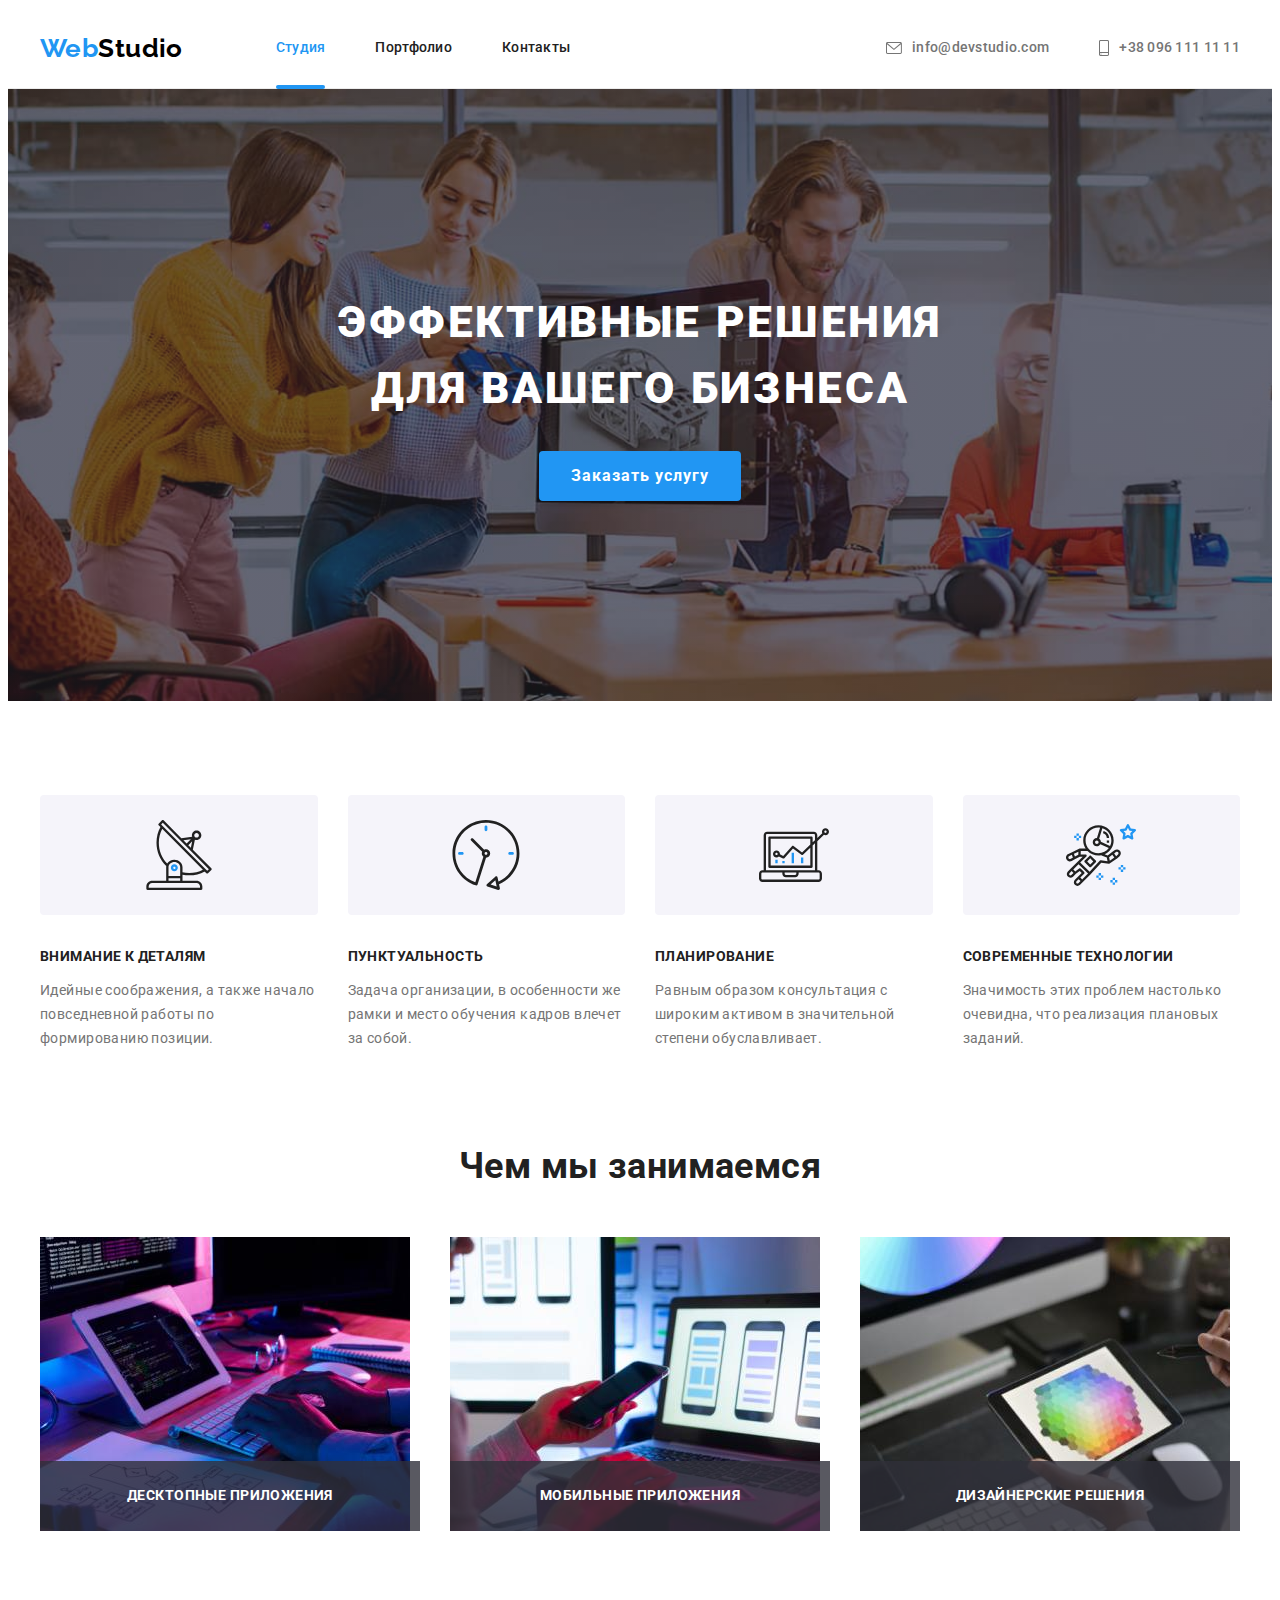
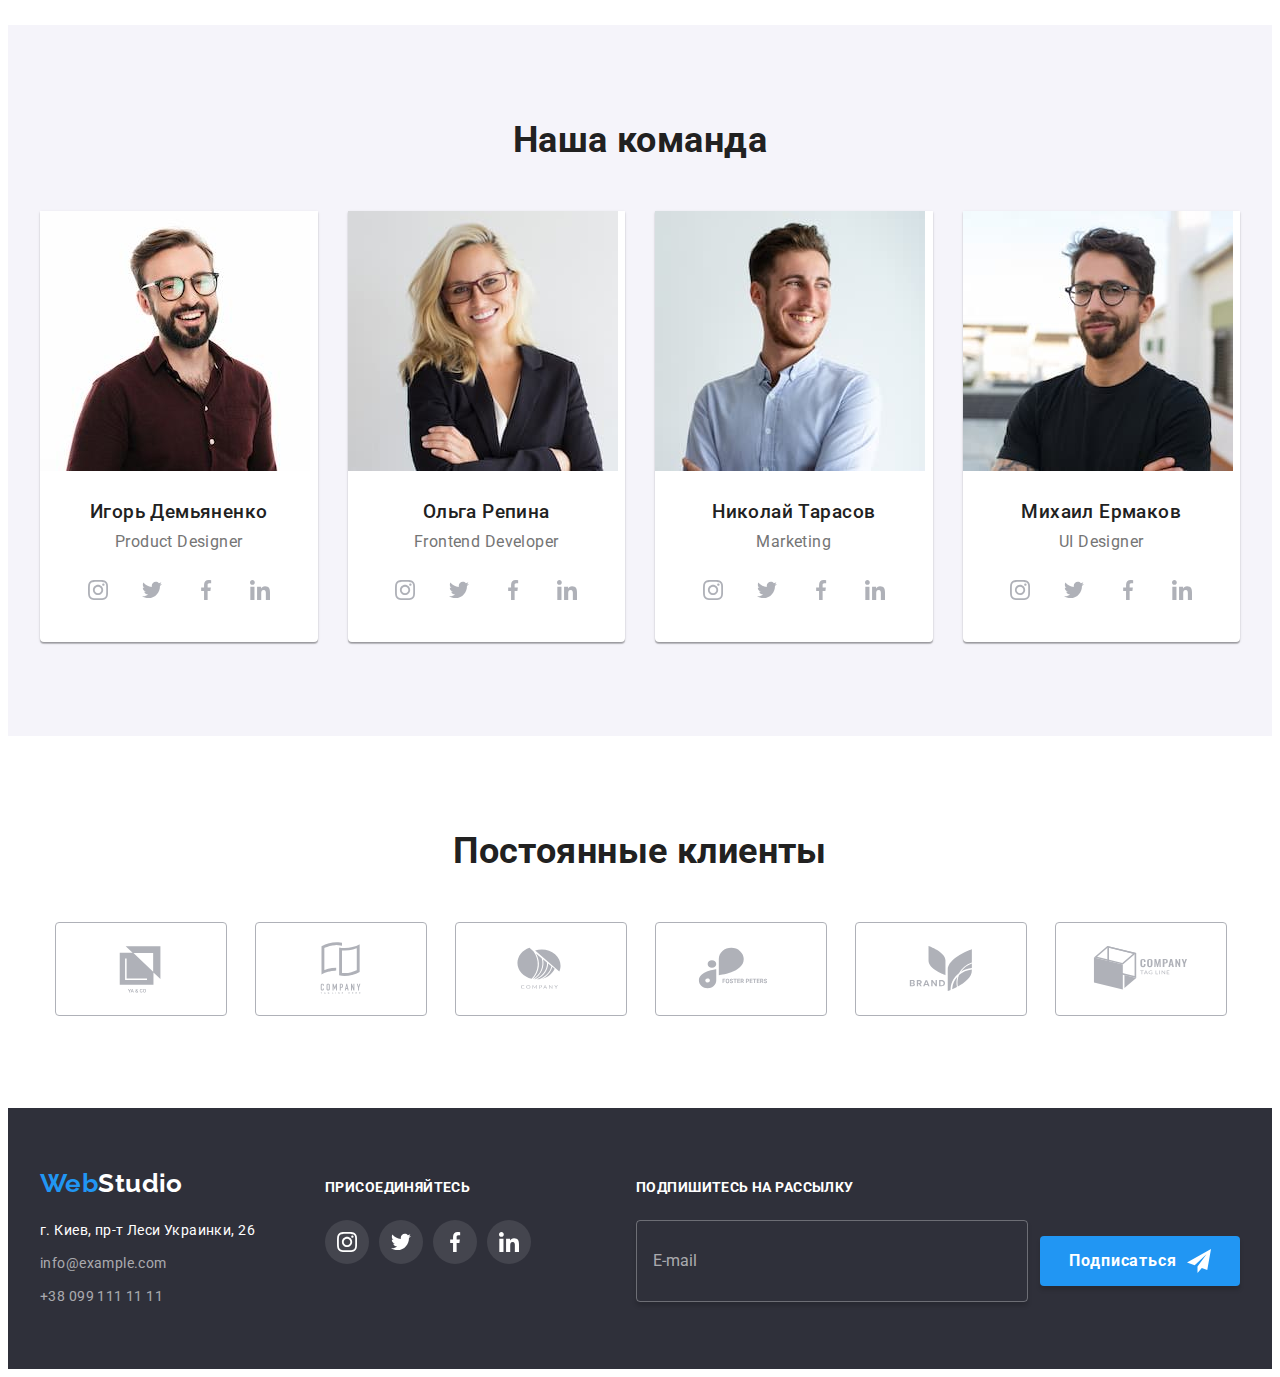
<file: index.html>
<!DOCTYPE html>
<html lang="ru">
  <head>
    <meta charset="UTF-8" />
    <meta http-equiv="X-UA-Compatible" content="IE=edge" />
    <meta name="viewport" content="width=device-width, initial-scale=1.0" />
    <title>Студия_ВМ</title>

    <link rel="preconnect" href="https://fonts.googleapis.com" />
    <link rel="preconnect" href="https://fonts.gstatic.com" crossorigin />
    <link
      href="https://fonts.googleapis.com/css2?family=Raleway:wght@700&family=Roboto:wght@400;500;700;900&display=swap"
      rel="stylesheet"
    />

    <link
      rel="stylesheet"
      href="https://cdnjs.cloudflare.com/ajax/libs/modern-normalize/1.1.0/modern-normalize.min.css"
      integrity="sha512-wpPYUAdjBVSE4KJnH1VR1HeZfpl1ub8YT/NKx4PuQ5NmX2tKuGu6U/JRp5y+Y8XG2tV+wKQpNHVUX03MfMFn9Q=="
      crossorigin="anonymous"
      referrerpolicy="no-referrer"
    />

    <link rel="stylesheet" href="./css/main.min.css" />
  </head>
  <body>
    <header class="header">
      <div class="container header__container">
        <a href="./index.html" class="logo">Web<span class="logo__accent-header">Studio</span></a>
        <nav>
          <ul class="nav">
            <li class="nav__item">
              <a href="./index.html" class="nav__link nav__link--current">Студия</a>
            </li>
            <li class="nav__item">
              <a href="./portfolio.html" class="nav__link">Портфолио</a>
            </li>
            <li class="nav__item">
              <a href="" class="nav__link">Контакты</a>
            </li>
          </ul>
        </nav>
        <ul class="header-contacts">
          <li class="header-contacts__item">
            <a href="mailto:info@devstudio.com" class="header-contacts__link">
              <svg class="header-contacts__icon" width="16px" height="12px">
                <use href="./img/icons.svg#envelope"></use>
              </svg>
              info@devstudio.com</a
            >
          </li>
          <li class="header-contacts__item">
            <a href="tel:+380961111111" class="header-contacts__link">
              <svg class="header-contacts__icon" width="10px" height="16px">
                <use href="./img/icons.svg#smartphone"></use>
              </svg>
              +38 096 111 11 11</a
            >
          </li>
        </ul>
      </div>
    </header>
    <main>
      <!-- hero -->
      <section class="hero">
        <div class="container">
          <h1 class="hero__title">Эффективные решения для вашего бизнеса</h1>
          <button class="button hero__button" type="button" data-modal-open>Заказать услугу</button>
        </div>
      </section>
      <!-- benefits -->
      <section class="section">
        <div class="container">
          <h2 class="visually-hidden">Наши преимущества</h2>
          <ul class="benefits">
            <li class="benefits__item">
              <div class="benefits__container">
                <svg class="benefits__icon">
                  <use href="./img/icons.svg#antenna"></use>
                </svg>
              </div>
              <h3 class="benefits__title">Внимание к деталям</h3>
              <p class="benefits__text">
                Идейные соображения, а также начало повседневной работы по формированию позиции.
              </p>
            </li>
            <li class="benefits__item">
              <div class="benefits__container">
                <svg class="benefits__icon">
                  <use href="./img/icons.svg#clock"></use>
                </svg>
              </div>
              <h3 class="benefits__title">Пунктуальность</h3>
              <p class="benefits__text">
                Задача организации, в особенности же рамки и место обучения кадров влечет за собой.
              </p>
            </li>
            <li class="benefits__item">
              <div class="benefits__container">
                <svg class="benefits__icon">
                  <use href="./img/icons.svg#diagram"></use>
                </svg>
              </div>
              <h3 class="benefits__title">Планирование</h3>
              <p class="benefits__text">
                Равным образом консультация с широким активом в значительной степени обуславливает.
              </p>
            </li>
            <li class="benefits__item">
              <div class="benefits__container">
                <svg class="benefits__icon">
                  <use href="./img/icons.svg#astronaut"></use>
                </svg>
              </div>
              <h3 class="benefits__title">Современные технологии</h3>
              <p class="benefits__text">
                Значимость этих проблем настолько очевидна, что реализация плановых заданий.
              </p>
            </li>
          </ul>
        </div>
      </section>
      <!-- doing -->
      <section class="section section--doing-padding">
        <div class="container">
          <h2 class="section__title">Чем мы занимаемся</h2>
          <ul class="doing">
            <li class="doing__item">
              <img src="./img/keyboard.jpg" alt="верстаем сайт" width="370" height="294" />
              <div class="doing__label">
                <p class="doing__text">Десктопные приложения</p>
              </div>
            </li>
            <li class="doing__item">
              <img
                src="./img/smartphone.jpg"
                alt="оптимизируем под мобильные устройства"
                width="370"
                height="294"
              />
              <div class="doing__label">
                <p class="doing__text">Мобильные приложения</p>
              </div>
            </li>
            <li class="doing__item">
              <img
                src="./img/tablet.jpg"
                alt="красочно наполняем контент"
                width="370"
                height="294"
              />
              <div class="doing__label">
                <p class="doing__text">Дизайнерские решения</p>
              </div>
            </li>
          </ul>
        </div>
      </section>
      <!-- team -->
      <section class="section section--team-background">
        <div class="container">
          <h2 class="section__title">Наша команда</h2>
          <ul class="team">
            <li class="team__item">
              <img
                src="./img/igor_demjanenko.jpg"
                alt="фото Игоря Демьяненко"
                width="270"
                height="260"
              />
              <div class="team__conteiner">
                <h3 class="team__title">Игорь Демьяненко</h3>
                <p class="team__text">Product Designer</p>
                <ul class="social">
                  <li class="social__item">
                    <a href="" target="_blank" rel="noreferrer noopener" class="social__link">
                      <svg class="social__social-icon" width="20px" height="20px">
                        <use href="./img/icons.svg#instagram"></use>
                      </svg>
                    </a>
                  </li>
                  <li class="social__item">
                    <a href="" target="_blank" rel="noreferrer noopener" class="social__link">
                      <svg class="social__social-icon" width="20px" height="20px">
                        <use href="./img/icons.svg#twitter"></use>
                      </svg>
                    </a>
                  </li>
                  <li class="social__item">
                    <a href="" target="_blank" rel="noreferrer noopener" class="social__link">
                      <svg class="social__social-icon" width="20px" height="20px">
                        <use href="./img/icons.svg#facebook"></use>
                      </svg>
                    </a>
                  </li>
                  <li class="social__item">
                    <a href="" target="_blank" rel="noreferrer noopener" class="social__link">
                      <svg class="social__social-icon" width="20px" height="20px">
                        <use href="./img/icons.svg#linkedin"></use>
                      </svg>
                    </a>
                  </li>
                </ul>
              </div>
            </li>
            <li class="team__item">
              <img src="./img/olga_repina.jpg" alt="фото Ольга Репина" width="270" height="260" />
              <div class="team__conteiner">
                <h3 class="team__title">Ольга Репина</h3>
                <p class="team__text">Frontend Developer</p>
                <ul class="social">
                  <li class="social__item">
                    <a href="" target="_blank" rel="noreferrer noopener" class="social__link">
                      <svg class="social__social-icon" width="20px" height="20px">
                        <use href="./img/icons.svg#instagram"></use>
                      </svg>
                    </a>
                  </li>
                  <li class="social__item">
                    <a href="" target="_blank" rel="noreferrer noopener" class="social__link">
                      <svg class="social__social-icon" width="20px" height="20px">
                        <use href="./img/icons.svg#twitter"></use>
                      </svg>
                    </a>
                  </li>
                  <li class="social__item">
                    <a href="" target="_blank" rel="noreferrer noopener" class="social__link">
                      <svg class="social__social-icon" width="20px" height="20px">
                        <use href="./img/icons.svg#facebook"></use>
                      </svg>
                    </a>
                  </li>
                  <li class="social__item">
                    <a href="" target="_blank" rel="noreferrer noopener" class="social__link">
                      <svg class="social__social-icon" width="20px" height="20px">
                        <use href="./img/icons.svg#linkedin"></use>
                      </svg>
                    </a>
                  </li>
                </ul>
              </div>
            </li>
            <li class="team__item">
              <img
                src="./img/nikolaj_tarasov.jpg"
                alt="фото Николай Тарасов"
                width="270"
                height="260"
              />
              <div class="team__conteiner">
                <h3 class="team__title">Николай Тарасов</h3>
                <p class="team__text">Marketing</p>
                <ul class="social">
                  <li class="social__item">
                    <a href="" target="_blank" rel="noreferrer noopener" class="social__link">
                      <svg class="social__social-icon" width="20px" height="20px">
                        <use href="./img/icons.svg#instagram"></use>
                      </svg>
                    </a>
                  </li>
                  <li class="social__item">
                    <a href="" target="_blank" rel="noreferrer noopener" class="social__link">
                      <svg class="social__social-icon" width="20px" height="20px">
                        <use href="./img/icons.svg#twitter"></use>
                      </svg>
                    </a>
                  </li>
                  <li class="social__item">
                    <a href="" target="_blank" rel="noreferrer noopener" class="social__link">
                      <svg class="social__social-icon" width="20px" height="20px">
                        <use href="./img/icons.svg#facebook"></use>
                      </svg>
                    </a>
                  </li>
                  <li class="social__item">
                    <a href="" target="_blank" rel="noreferrer noopener" class="social__link">
                      <svg class="social__social-icon" width="20px" height="20px">
                        <use href="./img/icons.svg#linkedin"></use>
                      </svg>
                    </a>
                  </li>
                </ul>
              </div>
            </li>
            <li class="team__item">
              <img
                src="./img/mihail_ermak.jpg"
                alt="фото Михаил Ермаков"
                width="270"
                height="260"
              />
              <div class="team__conteiner">
                <h3 class="team__title">Михаил Ермаков</h3>
                <p class="team__text">UI Designer</p>
                <ul class="social">
                  <li class="social__item">
                    <a href="" target="_blank" rel="noreferrer noopener" class="social__link">
                      <svg class="social__social-icon" width="20px" height="20px">
                        <use href="./img/icons.svg#instagram"></use>
                      </svg>
                    </a>
                  </li>
                  <li class="social__item">
                    <a href="" target="_blank" rel="noreferrer noopener" class="social__link">
                      <svg class="social__social-icon" width="20px" height="20px">
                        <use href="./img/icons.svg#twitter"></use>
                      </svg>
                    </a>
                  </li>
                  <li class="social__item">
                    <a href="" target="_blank" rel="noreferrer noopener" class="social__link">
                      <svg class="social__social-icon" width="20px" height="20px">
                        <use href="./img/icons.svg#facebook"></use>
                      </svg>
                    </a>
                  </li>
                  <li class="social__item">
                    <a href="" target="_blank" rel="noreferrer noopener" class="social__link">
                      <svg class="social__social-icon" width="20px" height="20px">
                        <use href="./img/icons.svg#linkedin"></use>
                      </svg>
                    </a>
                  </li>
                </ul>
              </div>
            </li>
          </ul>
        </div>
      </section>
      <!-- clients -->
      <section class="section">
        <div class="container">
          <h2 class="section__title">Постоянные клиенты</h2>
          <ul class="clients">
            <li class="clients__item">
              <a href="" target="_blank" rel="noreferrer noopener" class="clients__link">
                <svg class="clients__icon" width="106px" height="60px">
                  <use href="./img/icons.svg#logo-ya-co"></use>
                </svg>
              </a>
            </li>
            <li class="clients__item">
              <a href="" target="_blank" rel="noreferrer noopener" class="clients__link">
                <svg class="clients__icon" width="106px" height="60px">
                  <use href="./img/icons.svg#logo-company-here"></use>
                </svg>
              </a>
            </li>
            <li class="clients__item">
              <a href="" target="_blank" rel="noreferrer noopener" class="clients__link">
                <svg class="clients__icon" width="106px" height="60px">
                  <use href="./img/icons.svg#logo-company"></use>
                </svg>
              </a>
            </li>
            <li class="clients__item">
              <a href="" target="_blank" rel="noreferrer noopener" class="clients__link">
                <svg class="clients__icon" width="106px" height="60px">
                  <use href="./img/icons.svg#logo-foster-peters"></use>
                </svg>
              </a>
            </li>
            <li class="clients__item">
              <a href="" target="_blank" rel="noreferrer noopener" class="clients__link">
                <svg class="clients__icon" width="106px" height="60px">
                  <use href="./img/icons.svg#logo-brand"></use>
                </svg>
              </a>
            </li>
            <li class="clients__item">
              <a href="" target="_blank" rel="noreferrer noopener" class="clients__link">
                <svg class="clients__icon" width="106px" height="60px">
                  <use href="./img/icons.svg#company-tag"></use>
                </svg>
              </a>
            </li>
          </ul>
        </div>
      </section>
    </main>
    <footer class="footer">
      <div class="container footer__container">
        <div class="footer__contacts">
          <a href="./index.html" class="logo footer__logo"
            >Web<span class="logo__accent-footer">Studio</span></a
          >
          <address class="address">
            <ul class="contacts-footer">
              <li class="contacts-footer__item">
                <a href="" class="contacts-footer__link-map">г. Киев, пр-т Леси Украинки, 26</a>
              </li>
              <li class="contacts-footer__item">
                <a href="mailto:info@example.com" class="contacts-footer__link-f"
                  >info@example.com</a
                >
              </li>
              <li class="contacts-footer__item">
                <a href="tel:+380961111111" class="contacts-footer__link-f">+38 099 111 11 11</a>
              </li>
            </ul>
          </address>
        </div>
        <div class="footer__join">
          <p class="footer__title">присоединяйтесь</p>
          <ul class="social">
            <li class="social__item">
              <a
                href=""
                target="_blank"
                rel="noreferrer noopener"
                class="social__link social__link--background-footer"
              >
                <svg class="social__social-icon-footer" width="20px" height="20px">
                  <use href="./img/icons.svg#instagram"></use>
                </svg>
              </a>
            </li>
            <li class="social__item">
              <a
                href=""
                target="_blank"
                rel="noreferrer noopener"
                class="social__link social__link--background-footer"
              >
                <svg class="social__social-icon-footer" width="20px" height="20px">
                  <use href="./img/icons.svg#twitter"></use>
                </svg>
              </a>
            </li>
            <li class="social__item">
              <a
                href=""
                target="_blank"
                rel="noreferrer noopener"
                class="social__link social__link--background-footer"
              >
                <svg class="social__social-icon-footer" width="20px" height="20px">
                  <use href="./img/icons.svg#facebook"></use>
                </svg>
              </a>
            </li>
            <li class="social__item">
              <a
                href=""
                target="_blank"
                rel="noreferrer noopener"
                class="social__link social__link--background-footer"
              >
                <svg class="social__social-icon-footer" width="20px" height="20px">
                  <use href="./img/icons.svg#linkedin"></use>
                </svg>
              </a>
            </li>
          </ul>
        </div>

        <div class="footer__subscription">
          <p class="footer__title">Подпишитесь на рассылку</p>
          <form class="footer-form">
            <input
              class="footer-form__input"
              name="email"
              type="email"
              placeholder="E-mail"
              required
            /><button class="button footer-form__btn" type="submit">
              Подписаться
              <svg class="footer-form__icon" width="24px" height="24px">
                <use href="./img/icons.svg#icon-send"></use>
              </svg>
            </button>
          </form>
        </div>
      </div>
    </footer>
    <!-- modal -->
    <div class="backdrop is-hidden" data-modal>
      <div class="modal">
        <button class="modal__btn" data-modal-close>
          <svg class="modal__btn-icon" width="18px" height="18px">
            <use href="./img/icons.svg#close-btn"></use>
          </svg>
        </button>
        <form class="modal-form">
          <p class="modal-form__title">Оставьте свои данные, мы вам перезвоним</p>
          <label class="modal-form__label">
            Имя
            <span class="modal-form__wrapper">
              <input
                class="modal-form__input"
                name="user-name"
                type="text"
                minlength="2"
                pattern="[a-zA-Zа-яёА-ЯЁ]+"
                title="Имя должно содержать символы кириллицы или латиницы"
                required
              />
              <svg class="modal-form__icon" width="18px" height="18px">
                <use href="./img/icons.svg#person-modal"></use>
              </svg>
            </span>
          </label>

          <label class="modal-form__label">
            Телефон
            <span class="modal-form__wrapper">
              <input
                class="modal-form__input"
                name="user-tel"
                type="tel"
                title="063-000-00-00"
                pattern="[0-9]{3}-[0-9]{3}-[0-9]{2}-[0-9]{2}"
                required
              />
              <svg class="modal-form__icon" width="18px" height="18px">
                <use href="./img/icons.svg#phone-modal"></use>
              </svg>
            </span>
          </label>

          <label class="modal-form__label">
            Почта
            <span class="modal-form__wrapper">
              <input class="modal-form__input" name="user-mail" type="email" required />
              <svg class="modal-form__icon" width="18px" height="18px">
                <use href="./img/icons.svg#email-modal"></use>
              </svg>
            </span>
          </label>

          <label class="modal-form__label modal-form--textarea-margin">
            Комментарий
            <textarea
              class="modal-form__textarea"
              name="comment"
              placeholder="Введите текст"
            ></textarea>
          </label>

          <input type="checkbox" id="accept-policy" class="modal-form__checkbox visually-hidden" />

          <label for="accept-policy" class="modal-form__checkbox-label">
            Соглашаюсь с рассылкой и принимаю &nbsp;
            <a href="" class="modal-form__agreement" target="_blank">Условия договора</a>
          </label>

          <button class="button modal-form__btn" type="submit">Отправить</button>
        </form>
      </div>
    </div>

    <script src="./js/modal.js"></script>
  </body>
</html>
</file>
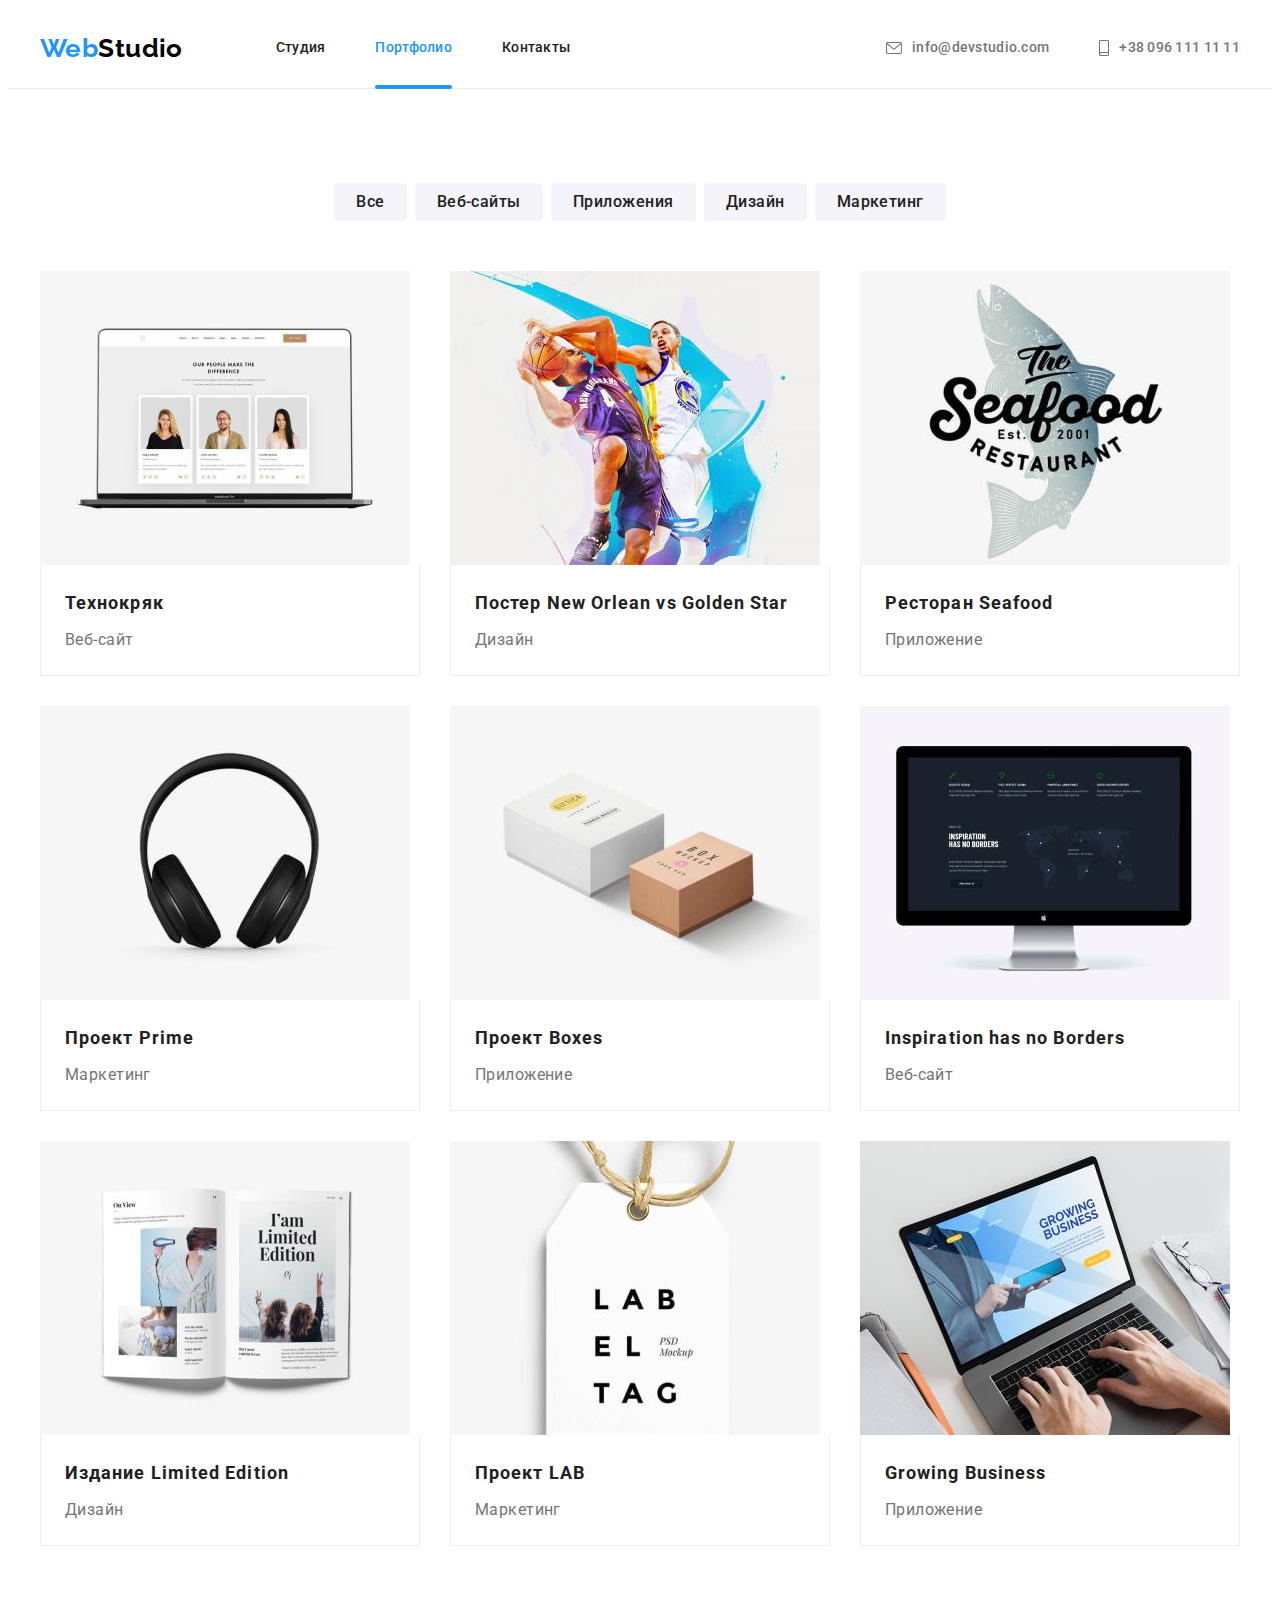
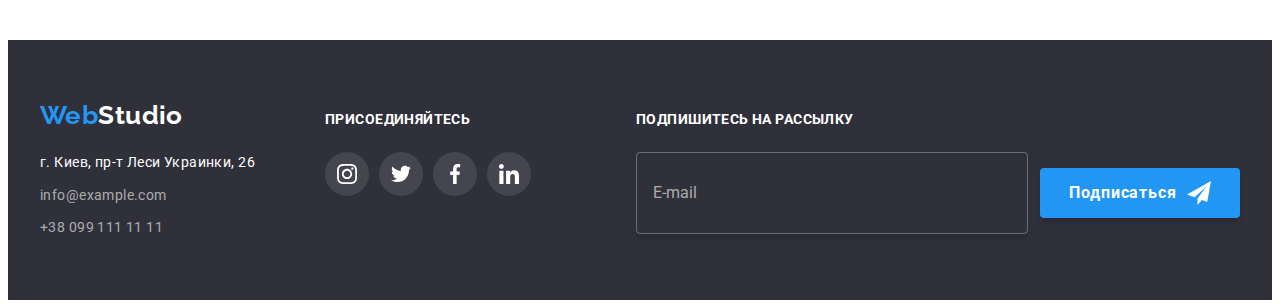
<file: portfolio.html>
<!DOCTYPE html>
<html lang="ru">
  <head>
    <meta charset="UTF-8" />
    <meta http-equiv="X-UA-Compatible" content="IE=edge" />
    <meta name="viewport" content="width=device-width, initial-scale=1.0" />
    <title>Студия_ВМ</title>

    <link rel="preconnect" href="https://fonts.googleapis.com" />
    <link rel="preconnect" href="https://fonts.gstatic.com" crossorigin />
    <link
      href="https://fonts.googleapis.com/css2?family=Raleway:wght@700&family=Roboto:wght@400;500;700;900&display=swap"
      rel="stylesheet"
    />

    <link
      rel="stylesheet"
      href="https://cdnjs.cloudflare.com/ajax/libs/modern-normalize/1.1.0/modern-normalize.min.css"
      integrity="sha512-wpPYUAdjBVSE4KJnH1VR1HeZfpl1ub8YT/NKx4PuQ5NmX2tKuGu6U/JRp5y+Y8XG2tV+wKQpNHVUX03MfMFn9Q=="
      crossorigin="anonymous"
      referrerpolicy="no-referrer"
    />

    <link rel="stylesheet" href="./css/main.min.css" />
  </head>
  <body>
    <header class="header">
      <div class="container header__container">
        <a href="./index.html" class="logo">Web<span class="logo__accent-header">Studio</span></a>
        <nav>
          <ul class="nav">
            <li class="nav__item">
              <a href="./index.html" class="nav__link">Студия</a>
            </li>
            <li class="nav__item">
              <a href="./portfolio.html" class="nav__link nav__link--current">Портфолио</a>
            </li>
            <li class="nav__item">
              <a href="" class="nav__link">Контакты</a>
            </li>
          </ul>
        </nav>
        <ul class="header-contacts">
          <li class="header-contacts__item">
            <a href="mailto:info@devstudio.com" class="header-contacts__link">
              <svg class="header-contacts__icon" width="16px" height="12px">
                <use href="./img/icons.svg#envelope"></use>
              </svg>
              info@devstudio.com</a
            >
          </li>
          <li class="header-contacts__item">
            <a href="tel:+380961111111" class="header-contacts__link">
              <svg class="header-contacts__icon" width="10px" height="16px">
                <use href="./img/icons.svg#smartphone"></use>
              </svg>
              +38 096 111 11 11</a
            >
          </li>
        </ul>
      </div>
    </header>
    <main>
      <section class="section">
        <div class="container">
          <h1 class="visually-hidden">Наши проекты</h1>
          <ul class="filter">
            <li class="filter__item">
              <button class="filter__button" type="button">Все</button>
            </li>
            <li class="filter__item">
              <button class="filter__button" type="button">Веб-сайты</button>
            </li>
            <li class="filter__item">
              <button class="filter__button" type="button">Приложения</button>
            </li>
            <li class="filter__item">
              <button class="filter__button" type="button">Дизайн</button>
            </li>
            <li class="filter__item">
              <button class="filter__button" type="button">Маркетинг</button>
            </li>
          </ul>
          <!-- projects -->
          <ul class="projects">
            <li class="projects__item">
              <a href="" class="projects__link">
                <div class="projects__box">
                  <img
                    src="./img/portfolio/tehnokrak.jpg"
                    alt="Технокряк"
                    width="370"
                    height="294"
                  />
                  <div class="projects__overlay">
                    <p class="projects__overlay-text">
                      Технокряк это современная площадка распространения коронавируса. Компании
                      используют эту платформу для цифрового шпионажа и атак на защищённые сервера
                      конкурентов.
                    </p>
                  </div>
                </div>
                <div class="projects__container">
                  <h2 class="projects__title">Технокряк</h2>
                  <p class="projects__text">Веб-сайт</p>
                </div>
              </a>
            </li>
            <li class="projects__item">
              <a href="" class="projects__link">
                <div class="projects__box">
                  <img
                    src="./img/portfolio/poster-new-orlean.jpg"
                    alt="Постер"
                    width="370"
                    height="294"
                  />
                  <div class="projects__overlay">
                    <p class="projects__overlay-text">
                      Технокряк это современная площадка распространения коронавируса. Компании
                      используют эту платформу для цифрового шпионажа и атак на защищённые сервера
                      конкурентов.
                    </p>
                  </div>
                </div>
                <div class="projects__container">
                  <h2 class="projects__title">Постер New Orlean vs Golden Star</h2>
                  <p class="projects__text">Дизайн</p>
                </div>
              </a>
            </li>
            <li class="projects__item">
              <a href="" class="projects__link">
                <div class="projects__box">
                  <img
                    src="./img/portfolio/restoran-seafood.jpg"
                    alt="Ресторан"
                    width="370"
                    height="294"
                  />
                  <div class="projects__overlay">
                    <p class="projects__overlay-text">
                      Технокряк это современная площадка распространения коронавируса. Компании
                      используют эту платформу для цифрового шпионажа и атак на защищённые сервера
                      конкурентов.
                    </p>
                  </div>
                </div>
                <div class="projects__container">
                  <h2 class="projects__title">Ресторан Seafood</h2>
                  <p class="projects__text">Приложение</p>
                </div>
              </a>
            </li>
            <li class="projects__item">
              <a href="" class="projects__link">
                <div class="projects__box">
                  <img
                    src="./img/portfolio/project-prime.jpg"
                    alt="Наушники"
                    width="370"
                    height="294"
                  />
                  <div class="projects__overlay">
                    <p class="projects__overlay-text">
                      Технокряк это современная площадка распространения коронавируса. Компании
                      используют эту платформу для цифрового шпионажа и атак на защищённые сервера
                      конкурентов.
                    </p>
                  </div>
                </div>
                <div class="projects__container">
                  <h2 class="projects__title">Проект Prime</h2>
                  <p class="projects__text">Маркетинг</p>
                </div>
              </a>
            </li>
            <li class="projects__item">
              <a href="" class="projects__link">
                <div class="projects__box">
                  <img
                    src="./img/portfolio/project-boxes.jpg"
                    alt="Коробки"
                    width="370"
                    height="294"
                  />
                  <div class="projects__overlay">
                    <p class="projects__overlay-text">
                      Технокряк это современная площадка распространения коронавируса. Компании
                      используют эту платформу для цифрового шпионажа и атак на защищённые сервера
                      конкурентов.
                    </p>
                  </div>
                </div>
                <div class="projects__container">
                  <h2 class="projects__title">Проект Boxes</h2>
                  <p class="projects__text">Приложение</p>
                </div>
              </a>
            </li>
            <li class="projects__item">
              <a href="" class="projects__link">
                <div class="projects__box">
                  <img
                    src="./img/portfolio/inspiration.jpg"
                    alt="Вдохновения без границ"
                    width="370"
                    height="294"
                  />
                  <div class="projects__overlay">
                    <p class="projects__overlay-text">
                      Технокряк это современная площадка распространения коронавируса. Компании
                      используют эту платформу для цифрового шпионажа и атак на защищённые сервера
                      конкурентов.
                    </p>
                  </div>
                </div>
                <div class="projects__container">
                  <h2 class="projects__title">Inspiration has no Borders</h2>
                  <p class="projects__text">Веб-сайт</p>
                </div>
              </a>
            </li>
            <li class="projects__item">
              <a href="" class="projects__link">
                <div class="projects__box">
                  <img
                    src="./img/portfolio/izdanie-limitet.jpg"
                    alt="Лимитированое издание"
                    width="370"
                    height="294"
                  />
                  <div class="projects__overlay">
                    <p class="projects__overlay-text">
                      Технокряк это современная площадка распространения коронавируса. Компании
                      используют эту платформу для цифрового шпионажа и атак на защищённые сервера
                      конкурентов.
                    </p>
                  </div>
                </div>
                <div class="projects__container">
                  <h2 class="projects__title">Издание Limited Edition</h2>
                  <p class="projects__text">Дизайн</p>
                </div>
              </a>
            </li>
            <li class="projects__item">
              <a href="" class="projects__link">
                <div class="projects__box">
                  <img
                    src="./img/portfolio/project-lab.jpg"
                    alt="Проект Лаб"
                    width="370"
                    height="294"
                  />
                  <div class="projects__overlay">
                    <p class="projects__overlay-text">
                      Технокряк это современная площадка распространения коронавируса. Компании
                      используют эту платформу для цифрового шпионажа и атак на защищённые сервера
                      конкурентов.
                    </p>
                  </div>
                </div>
                <div class="projects__container">
                  <h2 class="projects__title">Проект LAB</h2>
                  <p class="projects__text">Маркетинг</p>
                </div>
              </a>
            </li>
            <li class="projects__item">
              <a href="" class="projects__link">
                <div class="projects__box">
                  <img
                    src="./img/portfolio/growing-business.jpg"
                    alt="Растущий бизнес"
                    width="370"
                    height="294"
                  />
                  <div class="projects__overlay">
                    <p class="projects__overlay-text">
                      Технокряк это современная площадка распространения коронавируса. Компании
                      используют эту платформу для цифрового шпионажа и атак на защищённые сервера
                      конкурентов.
                    </p>
                  </div>
                </div>
                <div class="projects__container">
                  <h2 class="projects__title">Growing Business</h2>
                  <p class="projects__text">Приложение</p>
                </div>
              </a>
            </li>
          </ul>
        </div>
      </section>
    </main>
    <footer class="footer">
      <div class="container footer__container">
        <div class="footer__contacts">
          <a href="./index.html" class="logo footer__logo"
            >Web<span class="logo__accent-footer">Studio</span></a
          >
          <address class="address">
            <ul class="contacts-footer">
              <li class="contacts-footer__item">
                <a href="" class="contacts-footer__link-map">г. Киев, пр-т Леси Украинки, 26</a>
              </li>
              <li class="contacts-footer__item">
                <a href="mailto:info@example.com" class="contacts-footer__link-f"
                  >info@example.com</a
                >
              </li>
              <li class="contacts-footer__item">
                <a href="tel:+380961111111" class="contacts-footer__link-f">+38 099 111 11 11</a>
              </li>
            </ul>
          </address>
        </div>
        <div class="footer__join">
          <p class="footer__title">присоединяйтесь</p>
          <ul class="social">
            <li class="social__item">
              <a
                href=""
                target="_blank"
                rel="noreferrer noopener"
                class="social__link social__link--background-footer"
              >
                <svg class="social__social-icon-footer" width="20px" height="20px">
                  <use href="./img/icons.svg#instagram"></use>
                </svg>
              </a>
            </li>
            <li class="social__item">
              <a
                href=""
                target="_blank"
                rel="noreferrer noopener"
                class="social__link social__link--background-footer"
              >
                <svg class="social__social-icon-footer" width="20px" height="20px">
                  <use href="./img/icons.svg#twitter"></use>
                </svg>
              </a>
            </li>
            <li class="social__item">
              <a
                href=""
                target="_blank"
                rel="noreferrer noopener"
                class="social__link social__link--background-footer"
              >
                <svg class="social__social-icon-footer" width="20px" height="20px">
                  <use href="./img/icons.svg#facebook"></use>
                </svg>
              </a>
            </li>
            <li class="social__item">
              <a
                href=""
                target="_blank"
                rel="noreferrer noopener"
                class="social__link social__link--background-footer"
              >
                <svg class="social__social-icon-footer" width="20px" height="20px">
                  <use href="./img/icons.svg#linkedin"></use>
                </svg>
              </a>
            </li>
          </ul>
        </div>

        <div class="footer__subscription">
          <p class="footer__title">Подпишитесь на рассылку</p>
          <form class="footer-form">
            <input
              class="footer-form__input"
              name="email"
              type="email"
              placeholder="E-mail"
              required
            /><button class="button footer-form__btn" type="submit">
              Подписаться
              <svg class="footer-form__icon" width="24px" height="24px">
                <use href="./img/icons.svg#icon-send"></use>
              </svg>
            </button>
          </form>
        </div>
      </div>
    </footer>
  </body>
</html>
</file>
<file: css/main.min.css>
:root{--primary-text-color: #757575;--title-text-color: #212121;--accent-color: #2196F3;--basic-white-color: #ffffff;--basic-dark-color: #2F303A;--primary-icon-color: #AFB1B8;--primary-font: 'Roboto', sans-serif;--secondary-font: 'Raleway', sans-serif}.visually-hidden{position:absolute;white-space:nowrap;width:1px;height:1px;overflow:hidden;border:0;padding:0;clip:rect(0 0 0 0);clip-path:inset(50%);margin:-1px}body{background-color:var(--basic-white-color);color:var(--primary-text-color);font-family:var(--primary-font);font-size:14px;line-height:1.71;letter-spacing:0.03em}a{text-decoration:none}ul,ol{padding:0;margin:0;list-style:none}img{display:block;max-width:100%;height:auto}h1,h2,h3,h4,h5,h6,p{margin-top:0;margin-bottom:0}.section{padding-top:94px;padding-bottom:94px}.section--doing-padding{padding-top:0px}.section--team-background{background-color:#f5f4fa}.section__title{margin-bottom:50px;text-align:center;font-weight:700;font-size:36px;line-height:1.17;color:var(--title-text-color)}.container{width:1200px;padding-left:15px;padding-right:15px;margin-right:auto;margin-left:auto}.logo{margin-right:93px;color:var(--accent-color);font-family:var(--secondary-font);font-weight:700;font-size:26px;line-height:1.19}.logo__accent-header{color:#000000}.footer__logo{display:inline-block;margin-right:0;margin-bottom:20px}.logo__accent-footer{color:var(--basic-white-color)}.social{display:flex;justify-content:center}.social__item{width:44px;height:44px;margin-right:10px}.social__item:last-child{margin-right:0}.social__link{width:100%;height:100%;background-color:#fff;border-radius:50%;display:flex;align-items:center;justify-content:center;transition:background-color 250ms cubic-bezier(0.4, 0, 0.2, 1)}.social__link:hover,.social__link:focus{background-color:var(--accent-color)}.social__link--background-footer{background-color:rgba(255,255,255,0.1)}.social__social-icon{fill:#afb1b8;transition:fill 250ms cubic-bezier(0.4, 0, 0.2, 1)}.social__link:hover .social__social-icon,.social__link:focus .social__social-icon{fill:#ffffff}.social__social-icon-footer{fill:#ffffff}.button{font-family:inherit;font-weight:700;font-size:16px;line-height:1.87;letter-spacing:0.06em;background-color:var(--accent-color);color:var(--basic-white-color);border:transparent;cursor:pointer;box-shadow:0px 4px 4px rgba(0,0,0,0.15);border-radius:4px}.backdrop{position:fixed;top:0;left:0;width:100vw;height:100vh;background-color:rgba(0,0,0,0.2);opacity:1;transition:opacity 250ms cubic-bezier(0.4, 0, 0.2, 1),visibility 250ms cubic-bezier(0.4, 0, 0.2, 1)}.backdrop.is-hidden{visibility:hidden;opacity:0;pointer-events:none}.modal{position:absolute;top:50%;left:50%;padding:40px;width:528px;min-height:581px;background-color:#fff;box-shadow:0px 1px 3px rgba(0,0,0,0.12),0px 1px 1px rgba(0,0,0,0.14),0px 2px 1px rgba(0,0,0,0.2);border-radius:4px;transform:translate(-50%, -50%) scale(1);transition:transform 250ms cubic-bezier(0.4, 0, 0.2, 1)}.backdrop.is-hidden .modal{transform:translate(-50%, -50%) scale(0.8)}.modal__btn{position:absolute;top:8px;right:8px;width:30px;height:30px;border:1px solid rgba(0,0,0,0.1);border-radius:50%;background-color:#ffffff;cursor:pointer;display:flex;align-items:center;justify-content:center}.modal__btn-icon{fill:#000000;transition:fill 250ms cubic-bezier(0.4, 0, 0.2, 1)}.modal__btn:hover .modal__btn-icon,.modal__btn:focus .modal__btn-icon{fill:var(--accent-color)}.modal-form__title{margin-bottom:12px;font-weight:700;font-size:20px;line-height:1.15;text-align:center;letter-spacing:0.03em;color:#212121}.modal-form__label{display:block;font-size:12px;line-height:1.16;letter-spacing:0.01em;margin-bottom:10px}.modal-form__wrapper{position:relative;display:block;margin-top:4px}.modal-form__input{width:100%;height:40px;padding-left:42px;border:1px solid rgba(33,33,33,0.2);border-radius:4px;cursor:pointer;transition:border 250ms cubic-bezier(0.4, 0, 0.2, 1)}.modal-form__input:focus{border-color:var(--accent-color);outline:none}.modal-form__icon{position:absolute;top:50%;left:12px;transform:translateY(-50%);fill:var(--title-text-color);transition:fill 250ms cubic-bezier(0.4, 0, 0.2, 1)}.modal-form__input:focus+.modal-form__icon{fill:var(--accent-color)}.modal-form--textarea-margin{margin-bottom:20px}.modal-form__textarea{display:block;width:100%;height:120px;padding:12px 16px;margin-top:4px;resize:none;border:1px solid rgba(33,33,33,0.2);border-radius:4px;cursor:pointer;transition:border 250ms cubic-bezier(0.4, 0, 0.2, 1)}.modal-form__textarea:focus{border-color:var(--accent-color);outline:none}.modal-form__textarea::placeholder{line-height:1.14;letter-spacing:0.01em;color:rgba(117,117,117,0.5)}.modal-form__checkbox:checked+.modal-form__checkbox-label::before{background-image:url(../img/icon-check.svg);background-repeat:no-repeat;background-size:cover;background-position:center;background-origin:border-box;border-color:transparent}.modal-form__checkbox:focus+.modal-form__checkbox-label::before{outline:2px solid var(--accent-color)}.modal-form__checkbox-label{display:flex;align-items:center;justify-content:center;cursor:pointer;line-height:1.71;margin-bottom:30px}.modal-form__checkbox-label::before{display:block;content:'';width:16px;height:15px;margin-right:8px;border:2px solid var(--title-text-color);border-radius:2px}.modal-form__agreement{text-decoration:underline;color:var(--accent-color)}.modal-form__btn{display:block;margin:0 auto;padding:10px 55px;text-align:center;transition:background-color 250ms cubic-bezier(0.4, 0, 0.2, 1)}.modal-form__btn:hover,.modal-form__btn:focus{background-color:#188ce8}.header{border-bottom:1px solid #ececec}.header .header__container{display:flex;align-items:center}.nav{display:flex}.nav__item+.nav__item{margin-left:50px}.nav__link{display:block;padding-top:32px;padding-bottom:32px;font-weight:500;letter-spacing:0.02em;line-height:1.14;color:var(--title-text-color);position:relative;transition:color 250ms cubic-bezier(0.4, 0, 0.2, 1)}.nav__link:hover,.nav__link:focus{color:var(--accent-color)}.nav__link.nav__link--current{color:var(--accent-color)}.nav__link.nav__link--current::after{content:'';display:block;width:100%;height:4px;border-radius:2px;background-color:var(--accent-color);position:absolute;left:0;bottom:-1px}.header-contacts{display:flex;margin-left:auto}.header-contacts__item+.header-contacts__item{margin-left:50px}.header-contacts__link{color:var(--primary-text-color);display:flex;align-items:center;padding-top:32px;padding-bottom:32px;font-weight:500;letter-spacing:0.02em;line-height:1.14;transition:color 250ms cubic-bezier(0.4, 0, 0.2, 1)}.header-contacts__link:hover,.header-contacts__link:focus{color:var(--accent-color)}.header-contacts__icon{margin-right:10px;fill:currentColor}.header-contacts:hover .header-contacts__icon,.header-contacts:focus .header-contacts__icon{fill:currentColor}.hero{padding-top:200px;padding-bottom:200px;background-color:#c4c4c4;text-align:center;background-image:linear-gradient(rgba(47,48,58,0.4), rgba(47,48,58,0.4)),url(../img/hero-bg.jpg);background-repeat:no-repeat;background-size:cover;background-position:center;max-width:1600px;margin:0 auto}.hero__title{width:680px;margin:0 auto 30px;color:var(--basic-white-color);font-weight:900;font-size:44px;line-height:1.5;letter-spacing:0.06em;text-transform:uppercase}.hero__button{display:inline-block;padding:10px 32px;text-align:center;transition:color 250ms cubic-bezier(0.4, 0, 0.2, 1),background-color 250ms cubic-bezier(0.4, 0, 0.2, 1),box-shadow 250ms cubic-bezier(0.4, 0, 0.2, 1)}.hero__button:hover,.hero__button:focus{color:var(--accent-color);background-color:var(--basic-white-color);box-shadow:0 0 0 rgba(0,0,0,0)}.benefits{display:flex;margin-left:-30px}.benefits__item{flex-basis:calc(100% / 4 - 30px);margin-left:30px}.benefits__title{margin-bottom:10px;font-size:14px;font-weight:700;text-transform:uppercase;color:var(--title-text-color)}.benefits__container{display:flex;height:120px;margin-bottom:30px;align-items:center;justify-content:center;border-radius:4px;background-color:#f5f4fa}.benefits__icon{width:70px;height:70px}.doing{display:flex;flex-wrap:wrap;margin-left:-30px}.doing__item{flex-basis:calc(100% / 3 - 30px);margin-left:30px;position:relative}.doing__label{position:absolute;width:100%;height:70px;left:0;bottom:0;display:flex;align-items:center;justify-content:center;background-color:rgba(47,48,58,0.8)}.doing__text{font-weight:700;line-height:1.14;text-transform:uppercase;color:var(--basic-white-color)}.team{display:flex;flex-wrap:wrap;font-size:16px;line-height:1.18}.team__item{margin-right:30px;flex-basis:calc((100% - 3 * 30px) / 4);background-color:#ffffff;box-shadow:0px 1px 3px rgba(0,0,0,0.12),0px 1px 1px rgba(0,0,0,0.14),0px 2px 1px rgba(0,0,0,0.2);border-radius:0 0 4px 4px}.team__item:nth-child(4n){margin-right:0px}.team__conteiner{padding-top:30px;padding-bottom:30px;text-align:center}.team__title{margin-bottom:10px;font-weight:500;color:var(--title-text-color)}.team__text{margin-bottom:16px}.clients{display:flex;justify-content:center}.clients__item{width:170px;height:92px;margin-right:30px}.clients__item:last-child{margin-right:0}.clients__link{width:100%;height:100%;display:flex;align-items:center;justify-content:center;border:1px solid var(--primary-icon-color);border-radius:4px;transition:border 250ms cubic-bezier(0.4, 0, 0.2, 1)}.clients__link:hover,.clients__link:focus{border:1px solid var(--accent-color)}.clients__icon{fill:var(--primary-icon-color);transition:fill 250ms cubic-bezier(0.4, 0, 0.2, 1)}.clients__link:hover .clients__icon,.clients__link:focus .clients__icon{fill:var(--accent-color)}.footer{padding-top:60px;padding-bottom:60px;background-color:var(--basic-dark-color)}.footer__container{align-items:baseline;display:flex}.footer__contacts{margin-right:70px}.footer__title{margin-bottom:20px;font-weight:700;text-transform:uppercase;color:var(--basic-white-color)}.address{font-style:normal}.contacts-footer__item:not(:last-child){margin-bottom:9px}.contacts-footer__link-map{color:var(--basic-white-color);transition:color 250ms cubic-bezier(0.4, 0, 0.2, 1)}.contacts-footer__link-map:hover,.contacts-footer__link-map:focus{color:var(--accent-color)}.contacts-footer__link-f{color:rgba(255,255,255,0.6);transition:color 250ms cubic-bezier(0.4, 0, 0.2, 1)}.contacts-footer__link-f:hover,.contacts-footer__link-f:focus{color:var(--accent-color)}.footer__subscription{margin-left:auto}.footer-form__input{width:358px;height:50px;padding:15px 16px;margin:0;font-family:inherit;font-size:16px;line-height:1.25;color:#ffffff;cursor:pointer;background-color:transparent;border:1px solid rgba(255,255,255,0.3);box-shadow:0px 4px 4px rgba(0,0,0,0.15);border-radius:4px;transition:border 250ms cubic-bezier(0.4, 0, 0.2, 1)}.footer-form__input:focus{border-color:var(--accent-color);outline:none}.footer-form__input::placeholder{color:rgba(255,255,255,0.6)}.footer-form__btn{width:200px;height:50px;padding:0;margin-left:12px;display:inline-flex;align-items:center;justify-content:center;transition:background-color 250ms cubic-bezier(0.4, 0, 0.2, 1)}.footer-form__btn:hover,.footer-form__btn:focus{background-color:#188ce8}.footer-form__icon{fill:currentColor;margin-left:10px}.filter{display:flex;justify-content:center;margin-bottom:50px}.filter__item:not(:last-child){margin-right:8px}.filter__button{padding:6px 22px;font-family:inherit;font-weight:500;font-size:16px;line-height:1.62;text-align:center;letter-spacing:0.03em;background-color:#f5f4fa;color:var(--title-text-color);cursor:pointer;border:transparent;border-radius:4px;box-shadow:0 0 0 rgba(0,0,0,0);transition:color 250ms cubic-bezier(0.4, 0, 0.2, 1),background-color 250ms cubic-bezier(0.4, 0, 0.2, 1),box-shadow 250ms cubic-bezier(0.4, 0, 0.2, 1)}.filter__button:hover,.filter__button:focus{color:var(--basic-white-color);background-color:var(--accent-color);box-shadow:0px 3px 1px rgba(0,0,0,0.1),0px 1px 2px rgba(0,0,0,0.08),0px 2px 2px rgba(0,0,0,0.12)}.projects{display:flex;flex-wrap:wrap;margin:-15px}.projects__item{flex-basis:calc(100% / 3 - 30px);margin:15px}.projects__link{display:block;width:100%;height:100%;box-shadow:0 0 0 rgba(0,0,0,0),0 0 0 rgba(0,0,0,0),0 0 0 rgba(0,0,0,0);transition:box-shadow 250ms cubic-bezier(0.4, 0, 0.2, 1)}.projects__link:hover,.projects__link:focus{box-shadow:0px 1px 1px rgba(0,0,0,0.12),0px 4px 4px rgba(0,0,0,0.06),1px 4px 6px rgba(0,0,0,0.16)}.projects__container{padding:20px 24px;border-left:1px solid #eeeeee;border-bottom:1px solid #eeeeee;border-right:1px solid #eeeeee}.projects__title{margin-bottom:4px;font-weight:700;font-size:18px;line-height:2;letter-spacing:0.06em;color:var(--title-text-color)}.projects__text{font-size:16px;line-height:1.87;color:var(--primary-text-color)}.projects__box{position:relative;overflow:hidden}.projects__overlay{position:absolute;top:0;left:0;width:100%;height:100%;background-color:rgba(33,150,243,0.9);transform:translateY(100%);transition:transform 250ms cubic-bezier(0.4, 0, 0.2, 1)}.projects__link:hover .projects__overlay,.projects__link:focus .projects__overlay{transform:translateY(0)}.projects__overlay-text{padding:63px 24px;font-size:18px;line-height:1.56;color:#ffffff}
/*# sourceMappingURL=main.min.css.map */
</file>
